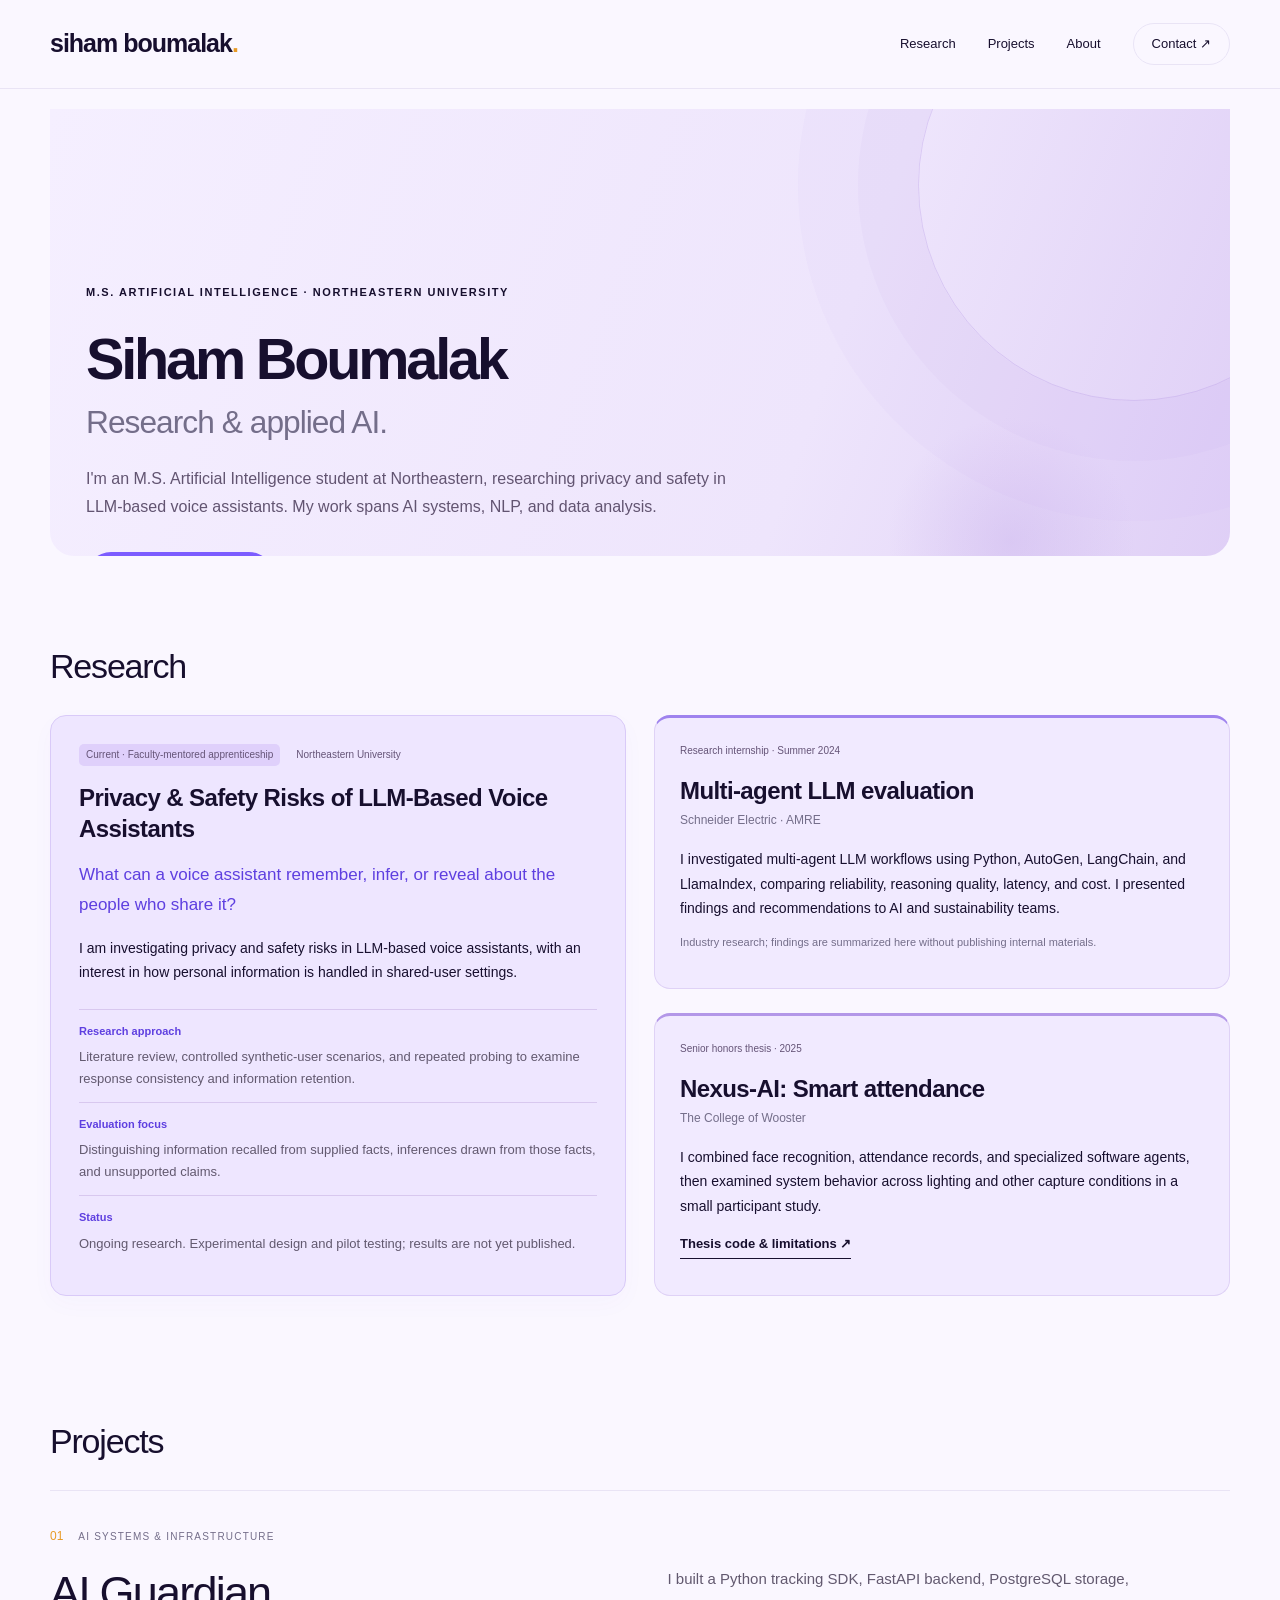
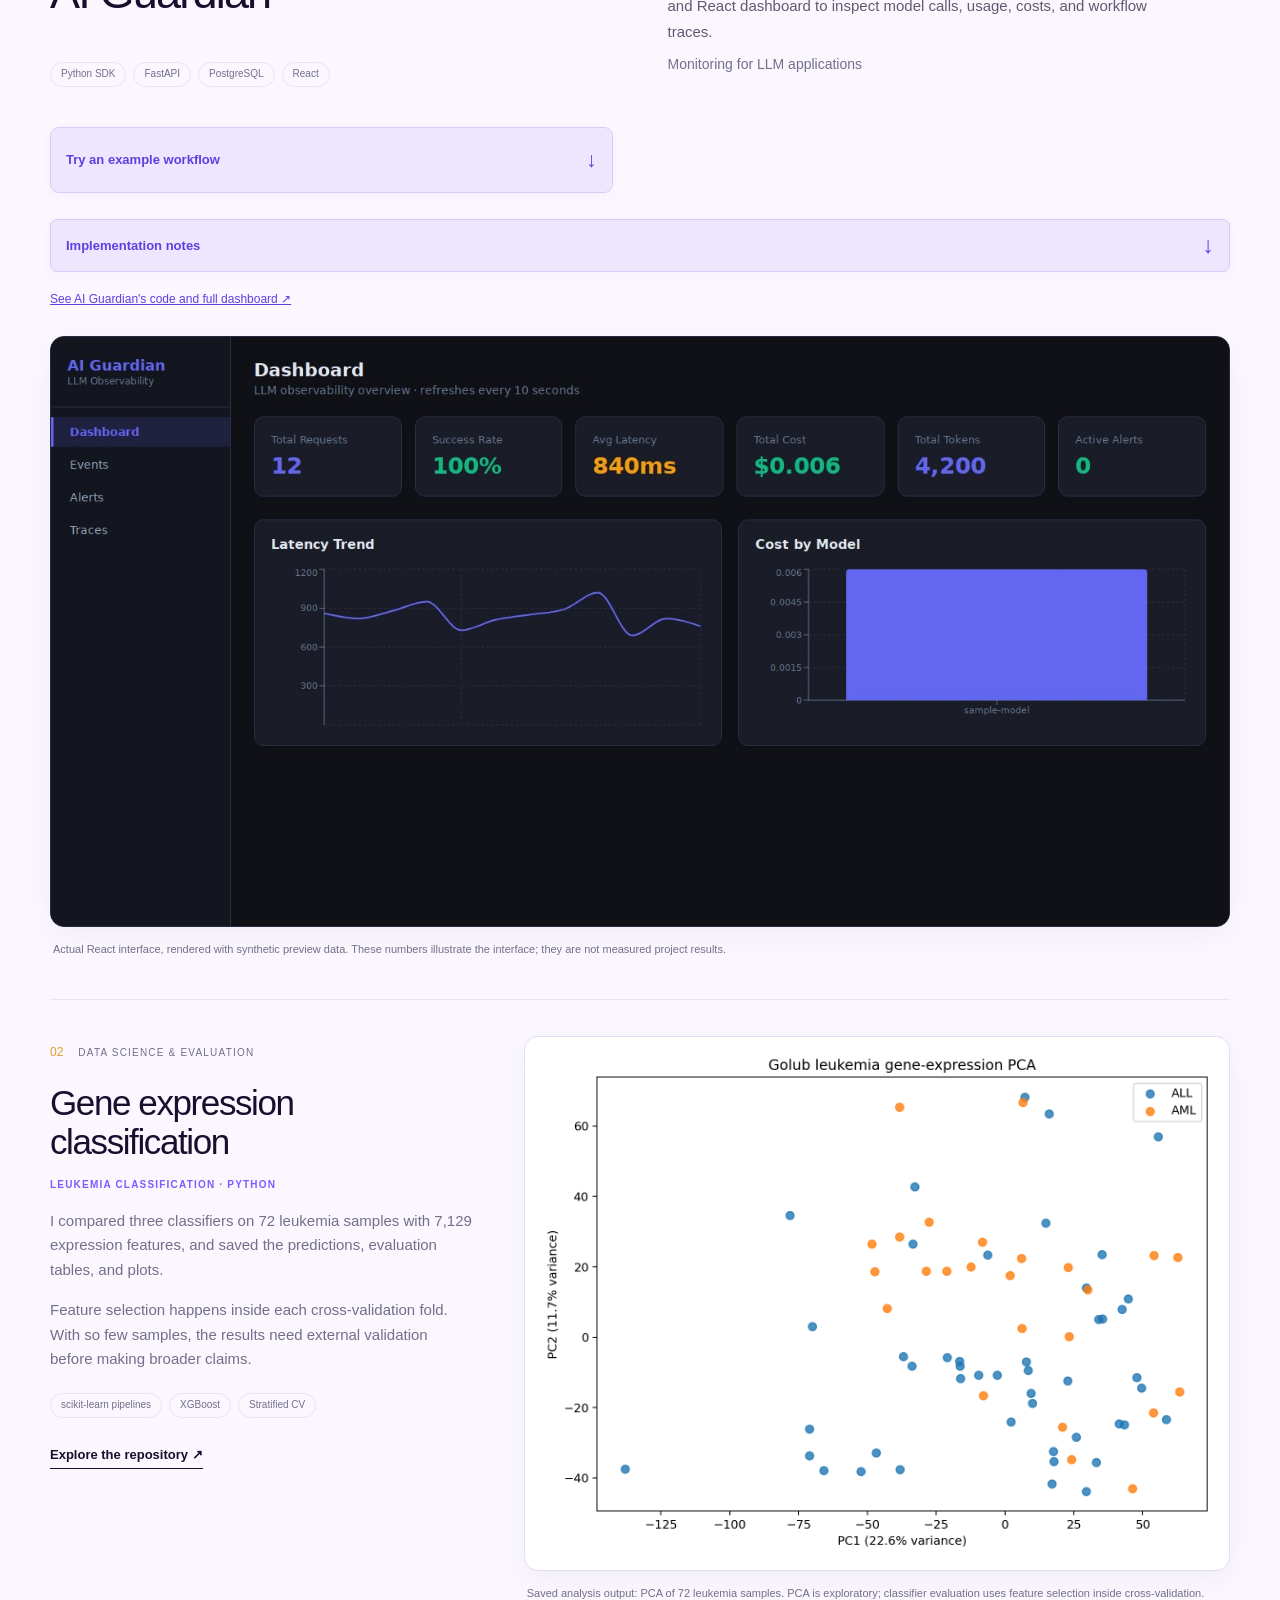
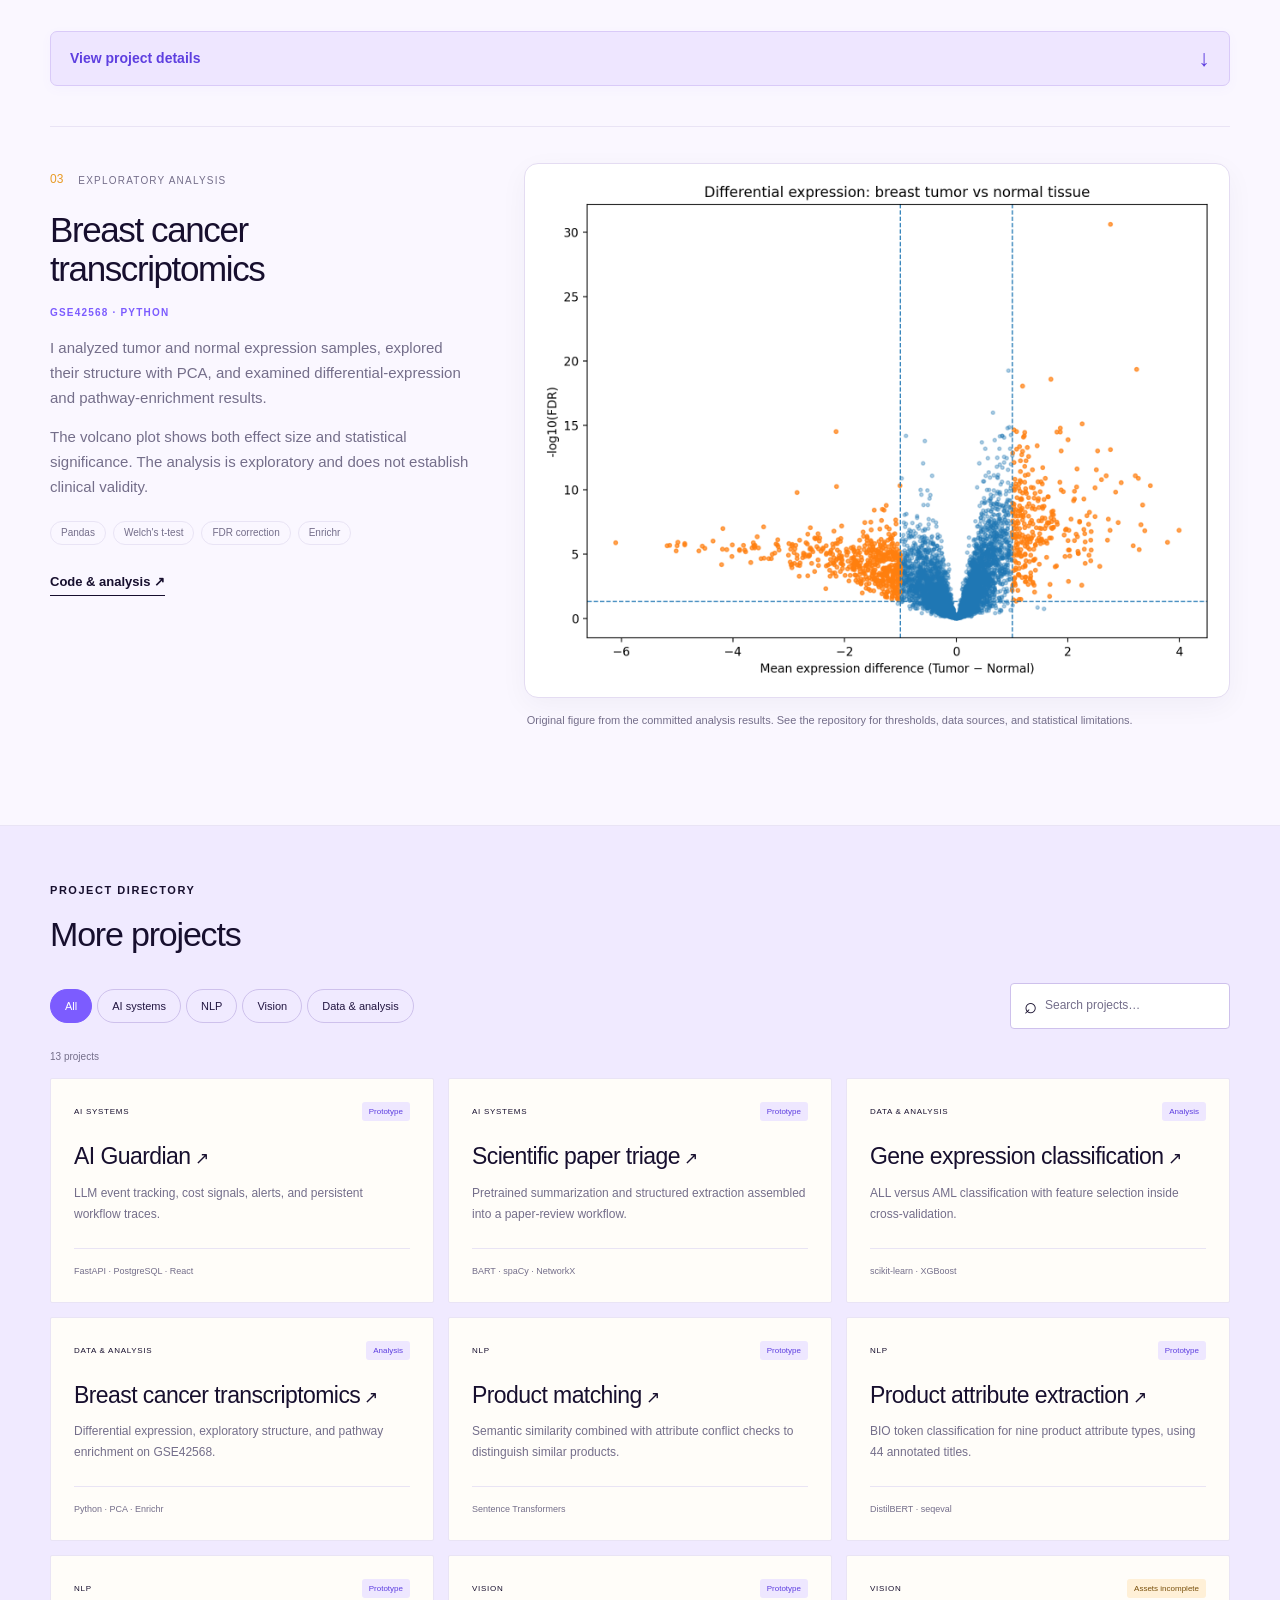
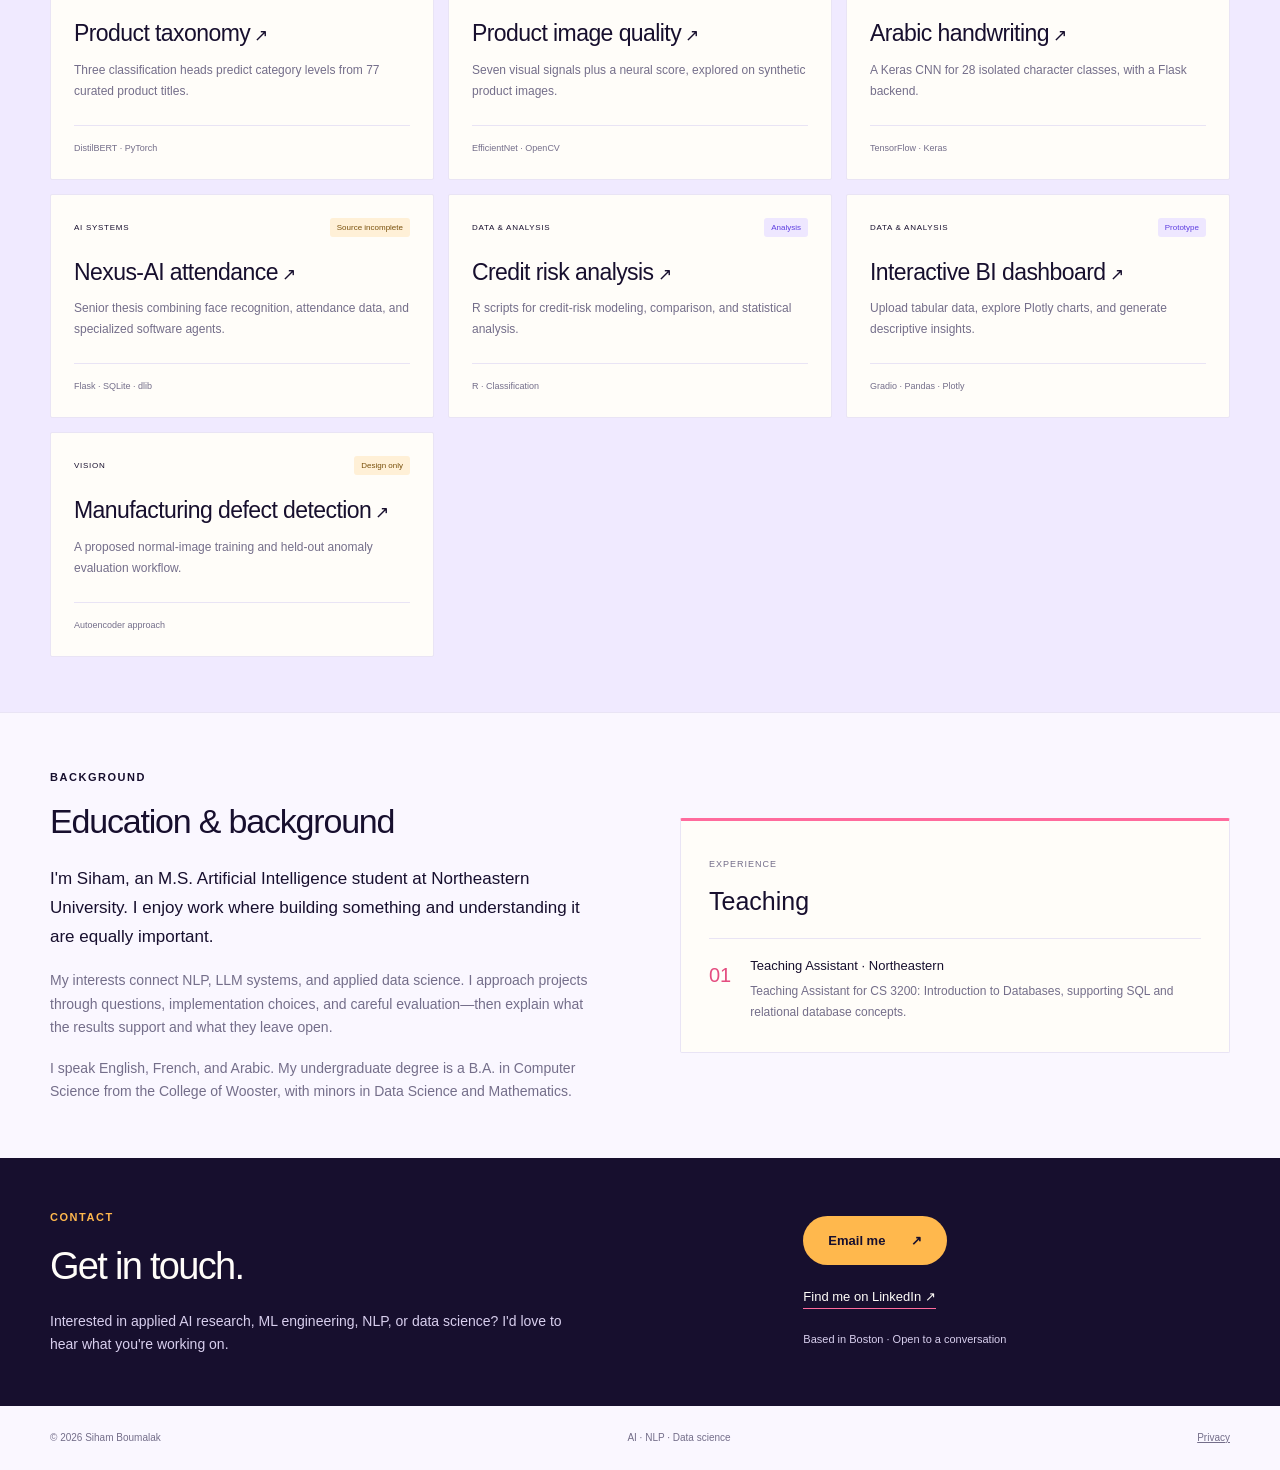
<file: index.html>
<!doctype html>
<html lang="en">
<head>
<meta charset="utf-8"><meta name="viewport" content="width=device-width, initial-scale=1">
<title>Siham Boumalak | AI Research & Projects</title>
<meta name="description" content="Explore Siham Boumalak's AI systems, NLP projects, and data analysis through project walkthroughs, technical decisions, and evaluation evidence.">
<meta name="theme-color" content="#FAF7FF"><meta property="og:title" content="Siham Boumalak — AI systems, research & data"><meta property="og:description" content="AI systems, NLP projects, and data analysis by Siham Boumalak."><meta property="og:type" content="website"><meta property="og:url" content="https://boumalaksiham.github.io/">
<link rel="icon" href="assets/favicon.svg" type="image/svg+xml"><link rel="stylesheet" href="assets/style.css?v=lavender-20261003">
<script src="assets/config.js" defer></script><script src="assets/app.js?v=lavender-20261003" defer></script>
</head>
<body>
<a class="skip-link" href="#main">Skip to content</a>
<header class="site-header"><a class="wordmark" href="#top" aria-label="Siham Boumalak, home">siham boumalak<span class="wordmark-dot">.</span></a><nav aria-label="Main navigation"><a href="#research">Research</a><a href="#work">Projects</a><a href="#about">About</a><a class="nav-contact" href="#contact">Contact <span aria-hidden="true">↗</span></a></nav></header>
<main id="main">
<section class="hero wrap" id="top"><div class="hero-copy"><p class="eyebrow">M.S. Artificial Intelligence · Northeastern University</p><h1>Siham Boumalak<span class="intro-focus">Research & applied AI.</span></h1><p class="hero-description">I'm an M.S. Artificial Intelligence student at Northeastern, researching privacy and safety in LLM-based voice assistants. My work spans AI systems, NLP, and data analysis.</p><div class="hero-actions"><a class="button primary" href="#research">Explore my research ↓</a><a class="text-link" href="#work">Project examples ↓</a><a class="text-link" href="https://github.com/boumalaksiham" target="_blank" rel="noopener noreferrer" data-event="github_profile">GitHub ↗</a></div></div></section><section class="wrap section research-section" id="research" aria-labelledby="research-title"><div class="section-heading"><div><h2 id="research-title">Research</h2></div></div><div class="research-layout"><article class="research-current"><div class="research-meta"><span>Current · Faculty-mentored apprenticeship</span><span>Northeastern University</span></div><h3>Privacy & Safety Risks of LLM-Based Voice Assistants</h3><p class="research-question">What can a voice assistant remember, infer, or reveal about the people who share it?</p><p>I am investigating privacy and safety risks in LLM-based voice assistants, with an interest in how personal information is handled in shared-user settings.</p><dl class="research-method"><div><dt>Research approach</dt><dd>Literature review, controlled synthetic-user scenarios, and repeated probing to examine response consistency and information retention.</dd></div><div><dt>Evaluation focus</dt><dd>Distinguishing information recalled from supplied facts, inferences drawn from those facts, and unsupported claims.</dd></div><div><dt>Status</dt><dd>Ongoing research. Experimental design and pilot testing; results are not yet published.</dd></div></dl></article><div class="research-prior"><article><div class="research-meta"><span>Research internship · Summer 2024</span></div><h3>Multi-agent LLM evaluation</h3><p class="research-institution">Schneider Electric · AMRE</p><p>I investigated multi-agent LLM workflows using Python, AutoGen, LangChain, and LlamaIndex, comparing reliability, reasoning quality, latency, and cost. I presented findings and recommendations to AI and sustainability teams.</p><p class="research-small">Industry research; findings are summarized here without publishing internal materials.</p></article><article><div class="research-meta"><span>Senior honors thesis · 2025</span></div><h3>Nexus-AI: Smart attendance</h3><p class="research-institution">The College of Wooster</p><p>I combined face recognition, attendance records, and specialized software agents, then examined system behavior across lighting and other capture conditions in a small participant study.</p><a class="text-link" href="https://github.com/boumalaksiham/Nexus-AI-Attendance" target="_blank" rel="noopener noreferrer" data-event="project_repository" data-project="Nexus-AI-Attendance">Thesis code & limitations ↗</a></article></div></div></section><section class="wrap section" id="work"><div class="section-heading"><div><h2>Projects</h2></div></div>
<article class="feature guardian-feature" id="guardian" aria-labelledby="demo-title"><div class="guardian-demo feature-copy">
<div class="feature-number">01 <span>AI systems & infrastructure</span></div>
<h3 id="demo-title">AI Guardian</h3><p class="spotlight-subtitle">Monitoring for LLM applications</p>
<p class="demo-intro">I built a Python tracking SDK, FastAPI backend, PostgreSQL storage, and React dashboard to inspect model calls, usage, costs, and workflow traces.</p>
<div class="tags spotlight-tags"><span>Python SDK</span><span>FastAPI</span><span>PostgreSQL</span><span>React</span></div><details class="guardian-walkthrough"><summary>Try an example workflow <span aria-hidden="true">↓</span></summary><div class="walkthrough-body"><h3>What happened inside the assistant?</h3><label for="guardian-scenario">Choose an example</label>
<select id="guardian-scenario"><option value="workflow">Answer a question about a return policy</option><option value="single">Summarize a return policy</option></select>
<div class="guardian-task"><span>Example customer question</span><p>“Can I return headphones after 20 days if the box is opened?”</p><small>Source policy: returns within 30 days; opened items accepted with proof of purchase.</small></div><div class="guardian-controls"><button type="button" id="guardian-run">Inspect example trace <span aria-hidden="true">▶</span></button><button type="button" id="guardian-reset">Reset</button></div>
<div class="guardian-stats"><div><span>Requests tracked</span><strong id="guardian-count">0</strong></div><div><span>Sample tokens</span><strong id="guardian-tokens">0</strong></div><div><span>Avg. call duration</span><strong id="guardian-latency">—</strong></div></div>
<div class="guardian-feed-head"><span>EVENT TIMELINE</span><span id="guardian-trace">Ready to run</span></div>
<ol id="guardian-feed" class="guardian-feed" aria-label="Tracked demo events"><li class="guardian-empty">Inspect the example to see the input, output, and recorded telemetry for each model call.</li></ol>
<p class="guardian-built"><strong>My implementation:</strong> Python tracking SDK → FastAPI → PostgreSQL → React dashboard. The SDK groups calls into a trace so they can be inspected together.</p><p id="guardian-status" class="guardian-status" role="status" aria-live="polite">No events yet.</p>
<p class="demo-disclaimer">This interactive preview replays synthetic LLM events. Timings and token counts are sample data; it does not call a model or connect to the AI Guardian backend.</p>
</div></details><details class="case-study" data-project="ai_guardian_project"><summary>Implementation notes <span aria-hidden="true">↓</span></summary><div class="case-grid"><div><h4>What I built</h4><p>A FastAPI backend, PostgreSQL event storage, a React dashboard, and a Python tracking SDK. Events can be grouped into persistent workflow traces.</p></div><div><h4>A technical decision</h4><p>Background SDK delivery keeps telemetry separate from the main application flow. The tradeoff is an in-memory queue that can lose pending events when a process exits.</p></div><div><h4>Evidence & boundaries</h4><p>The repository includes unit tests and CI. Quality and hallucination signals are lightweight heuristics; they are not validated factuality scores. Production authentication and tenancy remain future work.</p><a href="https://github.com/boumalaksiham/ai_guardian_project/blob/main/docs/DEVELOPMENT.md" target="_blank" rel="noopener noreferrer" data-event="project_documentation" data-project="ai_guardian_project">Development & testing notes ↗</a></div></div></details><a class="demo-source" href="https://github.com/boumalaksiham/ai_guardian_project" target="_blank" rel="noopener noreferrer" data-event="project_repository" data-project="ai_guardian_project">See AI Guardian's code and full dashboard ↗</a>
<noscript><p>Enable JavaScript to run this preview.</p></noscript></div><figure class="project-output guardian-output"><a href="assets/guardian-preview.jpg" target="_blank" aria-label="Open AI Guardian interface preview"><img src="assets/guardian-preview.jpg" alt="AI Guardian React dashboard with usage cards, latency trend, and cost chart, populated with synthetic preview data" width="1440" height="720" loading="lazy"></a><figcaption>Actual React interface, rendered with synthetic preview data. These numbers illustrate the interface; they are not measured project results.</figcaption></figure></article><article class="feature" id="genes"><div class="feature-copy"><div class="feature-number">02 <span>Data science & evaluation</span></div><h3>Gene expression<br>classification</h3><p class="project-name">Leukemia classification · Python</p><p>I compared three classifiers on 72 leukemia samples with 7,129 expression features, and saved the predictions, evaluation tables, and plots.</p><p class="feature-question">Feature selection happens inside each cross-validation fold. With so few samples, the results need external validation before making broader claims.</p><div class="tags"><span>scikit-learn pipelines</span><span>XGBoost</span><span>Stratified CV</span></div><a class="text-link" href="https://github.com/boumalaksiham/gene-expression-classification" target="_blank" rel="noopener noreferrer" data-event="project_repository" data-project="gene-expression-classification">Explore the repository ↗</a></div><figure class="project-output"><a href="assets/leukemia-pca.png" target="_blank" aria-label="Open leukemia PCA figure"><img src="assets/leukemia-pca.png" alt="Saved PCA scatterplot of ALL and AML leukemia samples from the gene-expression analysis" width="1200" height="800" loading="lazy"></a><figcaption>Saved analysis output: PCA of 72 leukemia samples. PCA is exploratory; classifier evaluation uses feature selection inside cross-validation.</figcaption></figure><details class="case-study" data-project="gene-expression-classification"><summary>View project details <span aria-hidden="true">↓</span></summary><div class="case-grid"><div><h4>What I built</h4><p>A reproducible analysis comparing logistic regression, random forest, and XGBoost on ALL versus AML classification, with PCA, ROC curves, and cross-validated predictions.</p></div><div><h4>A technical decision</h4><p>Place feature selection inside the pipeline so each training fold selects its own features. Selecting features on the full dataset before cross-validation would leak validation information.</p></div><div><h4>Evidence & boundaries</h4><p>Committed tables and figures support the displayed results. A 72-sample dataset limits generalization; cross-validation is not an independent external test. Full-data probe rankings are exploratory.</p><a href="https://github.com/boumalaksiham/gene-expression-classification/tree/main/results" target="_blank" rel="noopener noreferrer" data-event="evaluation_artifact" data-project="gene-expression-classification">Explore the saved results ↗</a></div></div></details></article>
<article class="feature breast-feature" id="breast"><div class="feature-copy"><div class="feature-number">03 <span>Exploratory analysis</span></div><h3>Breast cancer<br>transcriptomics</h3><p class="project-name">GSE42568 · Python</p><p>I analyzed tumor and normal expression samples, explored their structure with PCA, and examined differential-expression and pathway-enrichment results.</p><p class="feature-question">The volcano plot shows both effect size and statistical significance. The analysis is exploratory and does not establish clinical validity.</p><div class="tags"><span>Pandas</span><span>Welch's t-test</span><span>FDR correction</span><span>Enrichr</span></div><a class="text-link" href="https://github.com/boumalaksiham/breast_cancer_transcriptomics" target="_blank" rel="noopener noreferrer" data-event="project_repository" data-project="breast_cancer_transcriptomics">Code & analysis ↗</a></div><figure class="project-output"><a href="assets/breast-volcano.png" target="_blank" aria-label="Open differential expression volcano plot"><img src="assets/breast-volcano.png" alt="Saved volcano plot showing tumor versus normal differential expression in GSE42568" width="1200" height="800" loading="lazy"></a><figcaption>Original figure from the committed analysis results. See the repository for thresholds, data sources, and statistical limitations.</figcaption></figure></article></section>
<section class="collection section" id="explore"><div class="wrap"><div class="section-heading"><div><p class="eyebrow">Project directory</p><h2>More projects</h2></div></div><div class="collection-tools"><div class="filters" role="group" aria-label="Filter projects"><button type="button" data-filter="All" aria-pressed="true" class="filter active">All</button><button type="button" data-filter="AI systems" aria-pressed="false" class="filter">AI systems</button><button type="button" data-filter="NLP" aria-pressed="false" class="filter">NLP</button><button type="button" data-filter="Vision" aria-pressed="false" class="filter">Vision</button><button type="button" data-filter="Data & analysis" aria-pressed="false" class="filter">Data & analysis</button></div><div class="search-field"><label class="sr-only" for="project-search">Search projects by title, topic, technology, or status</label><span aria-hidden="true">⌕</span><input id="project-search" type="search" placeholder="Search projects…" autocomplete="off"></div></div><p class="result-count" id="result-count" role="status">13 projects</p><div class="project-grid" id="project-grid"><article class="project-card" data-category="AI systems" data-search="AI Guardian AI systems LLM event tracking, cost signals, alerts, and persistent workflow traces. FastAPI · PostgreSQL · React Prototype"><div class="card-top"><span class="category">AI systems</span><span class="status">Prototype</span></div><h3><a href="https://github.com/boumalaksiham/ai_guardian_project" data-event="project_repository" data-project="ai_guardian_project" target="_blank" rel="noopener noreferrer">AI Guardian<span aria-hidden="true"> ↗</span></a></h3><p>LLM event tracking, cost signals, alerts, and persistent workflow traces.</p><span class="stack">FastAPI · PostgreSQL · React</span></article>
<article class="project-card" data-category="AI systems" data-search="Scientific paper triage AI systems Pretrained summarization and structured extraction assembled into a paper-review workflow. BART · spaCy · NetworkX Prototype"><div class="card-top"><span class="category">AI systems</span><span class="status">Prototype</span></div><h3><a href="https://github.com/boumalaksiham/Final-Project-AI" data-event="project_repository" data-project="Final-Project-AI" target="_blank" rel="noopener noreferrer">Scientific paper triage<span aria-hidden="true"> ↗</span></a></h3><p>Pretrained summarization and structured extraction assembled into a paper-review workflow.</p><span class="stack">BART · spaCy · NetworkX</span></article>
<article class="project-card" data-category="Data & analysis" data-search="Gene expression classification Data &amp; analysis ALL versus AML classification with feature selection inside cross-validation. scikit-learn · XGBoost Analysis"><div class="card-top"><span class="category">Data & analysis</span><span class="status">Analysis</span></div><h3><a href="https://github.com/boumalaksiham/gene-expression-classification" data-event="project_repository" data-project="gene-expression-classification" target="_blank" rel="noopener noreferrer">Gene expression classification<span aria-hidden="true"> ↗</span></a></h3><p>ALL versus AML classification with feature selection inside cross-validation.</p><span class="stack">scikit-learn · XGBoost</span></article>
<article class="project-card" data-category="Data & analysis" data-search="Breast cancer transcriptomics Data &amp; analysis Differential expression, exploratory structure, and pathway enrichment on GSE42568. Python · PCA · Enrichr Analysis"><div class="card-top"><span class="category">Data & analysis</span><span class="status">Analysis</span></div><h3><a href="https://github.com/boumalaksiham/breast_cancer_transcriptomics" data-event="project_repository" data-project="breast_cancer_transcriptomics" target="_blank" rel="noopener noreferrer">Breast cancer transcriptomics<span aria-hidden="true"> ↗</span></a></h3><p>Differential expression, exploratory structure, and pathway enrichment on GSE42568.</p><span class="stack">Python · PCA · Enrichr</span></article>
<article class="project-card" data-category="NLP" data-search="Product matching NLP Semantic similarity combined with attribute conflict checks to distinguish similar products. Sentence Transformers Prototype"><div class="card-top"><span class="category">NLP</span><span class="status">Prototype</span></div><h3><a href="https://github.com/boumalaksiham/Entity-Resolution-Product-Matching-Pipeline" data-event="project_repository" data-project="Entity-Resolution-Product-Matching-Pipeline" target="_blank" rel="noopener noreferrer">Product matching<span aria-hidden="true"> ↗</span></a></h3><p>Semantic similarity combined with attribute conflict checks to distinguish similar products.</p><span class="stack">Sentence Transformers</span></article>
<article class="project-card" data-category="NLP" data-search="Product attribute extraction NLP BIO token classification for nine product attribute types, using 44 annotated titles. DistilBERT · seqeval Prototype"><div class="card-top"><span class="category">NLP</span><span class="status">Prototype</span></div><h3><a href="https://github.com/boumalaksiham/Product-NER-Attribute-Extraction" data-event="project_repository" data-project="Product-NER-Attribute-Extraction" target="_blank" rel="noopener noreferrer">Product attribute extraction<span aria-hidden="true"> ↗</span></a></h3><p>BIO token classification for nine product attribute types, using 44 annotated titles.</p><span class="stack">DistilBERT · seqeval</span></article>
<article class="project-card" data-category="NLP" data-search="Product taxonomy NLP Three classification heads predict category levels from 77 curated product titles. DistilBERT · PyTorch Prototype"><div class="card-top"><span class="category">NLP</span><span class="status">Prototype</span></div><h3><a href="https://github.com/boumalaksiham/Taxonomy-Classifier-DistilBERT" data-event="project_repository" data-project="Taxonomy-Classifier-DistilBERT" target="_blank" rel="noopener noreferrer">Product taxonomy<span aria-hidden="true"> ↗</span></a></h3><p>Three classification heads predict category levels from 77 curated product titles.</p><span class="stack">DistilBERT · PyTorch</span></article>
<article class="project-card" data-category="Vision" data-search="Product image quality Vision Seven visual signals plus a neural score, explored on synthetic product images. EfficientNet · OpenCV Prototype"><div class="card-top"><span class="category">Vision</span><span class="status">Prototype</span></div><h3><a href="https://github.com/boumalaksiham/Product-Image-Quality-Scorer" data-event="project_repository" data-project="Product-Image-Quality-Scorer" target="_blank" rel="noopener noreferrer">Product image quality<span aria-hidden="true"> ↗</span></a></h3><p>Seven visual signals plus a neural score, explored on synthetic product images.</p><span class="stack">EfficientNet · OpenCV</span></article>
<article class="project-card" data-category="Vision" data-search="Arabic handwriting Vision A Keras CNN for 28 isolated character classes, with a Flask backend. TensorFlow · Keras Assets incomplete"><div class="card-top"><span class="category">Vision</span><span class="status incomplete">Assets incomplete</span></div><h3><a href="https://github.com/boumalaksiham/Arabic-Handwriting-CNN" data-event="project_repository" data-project="Arabic-Handwriting-CNN" target="_blank" rel="noopener noreferrer">Arabic handwriting<span aria-hidden="true"> ↗</span></a></h3><p>A Keras CNN for 28 isolated character classes, with a Flask backend.</p><span class="stack">TensorFlow · Keras</span></article>
<article class="project-card" data-category="AI systems" data-search="Nexus-AI attendance AI systems Senior thesis combining face recognition, attendance data, and specialized software agents. Flask · SQLite · dlib Source incomplete"><div class="card-top"><span class="category">AI systems</span><span class="status incomplete">Source incomplete</span></div><h3><a href="https://github.com/boumalaksiham/Nexus-AI-Attendance" data-event="project_repository" data-project="Nexus-AI-Attendance" target="_blank" rel="noopener noreferrer">Nexus-AI attendance<span aria-hidden="true"> ↗</span></a></h3><p>Senior thesis combining face recognition, attendance data, and specialized software agents.</p><span class="stack">Flask · SQLite · dlib</span></article>
<article class="project-card" data-category="Data & analysis" data-search="Credit risk analysis Data &amp; analysis R scripts for credit-risk modeling, comparison, and statistical analysis. R · Classification Analysis"><div class="card-top"><span class="category">Data & analysis</span><span class="status">Analysis</span></div><h3><a href="https://github.com/boumalaksiham/Credit-Risk-Project" data-event="project_repository" data-project="Credit-Risk-Project" target="_blank" rel="noopener noreferrer">Credit risk analysis<span aria-hidden="true"> ↗</span></a></h3><p>R scripts for credit-risk modeling, comparison, and statistical analysis.</p><span class="stack">R · Classification</span></article>
<article class="project-card" data-category="Data & analysis" data-search="Interactive BI dashboard Data &amp; analysis Upload tabular data, explore Plotly charts, and generate descriptive insights. Gradio · Pandas · Plotly Prototype"><div class="card-top"><span class="category">Data & analysis</span><span class="status">Prototype</span></div><h3><a href="https://github.com/boumalaksiham/interactive-BI-dashboard" data-event="project_repository" data-project="interactive-BI-dashboard" target="_blank" rel="noopener noreferrer">Interactive BI dashboard<span aria-hidden="true"> ↗</span></a></h3><p>Upload tabular data, explore Plotly charts, and generate descriptive insights.</p><span class="stack">Gradio · Pandas · Plotly</span></article>
<article class="project-card" data-category="Vision" data-search="Manufacturing defect detection Vision A proposed normal-image training and held-out anomaly evaluation workflow. Autoencoder approach Design only"><div class="card-top"><span class="category">Vision</span><span class="status incomplete">Design only</span></div><h3><a href="https://github.com/boumalaksiham/Defect-Detection" data-event="project_repository" data-project="Defect-Detection" target="_blank" rel="noopener noreferrer">Manufacturing defect detection<span aria-hidden="true"> ↗</span></a></h3><p>A proposed normal-image training and held-out anomaly evaluation workflow.</p><span class="stack">Autoencoder approach</span></article>
</div><p class="empty-state" id="empty-state" hidden>No projects match this search. Try a different topic or <button type="button" id="reset-search">reset the filters</button>.</p><noscript><p>All projects are listed above. Search and filters require JavaScript.</p></noscript></div></section>
<section class="wrap section about-section" id="about"><div><p class="eyebrow">Background</p><h2>Education & background</h2><p class="about-lead">I'm Siham, an M.S. Artificial Intelligence student at Northeastern University. I enjoy work where building something and understanding it are equally important.</p><p>My interests connect NLP, LLM systems, and applied data science. I approach projects through questions, implementation choices, and careful evaluation—then explain what the results support and what they leave open.</p><p>I speak English, French, and Arabic. My undergraduate degree is a B.A. in Computer Science from the College of Wooster, with minors in Data Science and Mathematics.</p></div><aside class="field-notes"><span class="mini-label">Experience</span><h3>Teaching</h3><div class="note-entry"><span>01</span><div><h4>Teaching Assistant · Northeastern</h4><p>Teaching Assistant for CS 3200: Introduction to Databases, supporting SQL and relational database concepts.</p></div></div></aside></section>
<section class="contact-section" id="contact"><div class="wrap contact-inner"><div><p class="eyebrow">Contact</p><h2>Get in touch.</h2><p>Interested in applied AI research, ML engineering, NLP, or data science? I'd love to hear what you're working on.</p></div><div class="contact-actions"><a class="button light" href="https://mail.google.com/mail/?view=cm&amp;fs=1&amp;to=boumaleksiham%40gmail.com" target="_blank" rel="noopener noreferrer" data-event="contact_email">Email me <span aria-hidden="true">↗</span></a><a href="https://www.linkedin.com/in/siham-boumalak/" target="_blank" rel="noopener noreferrer" data-event="contact_linkedin">Find me on LinkedIn ↗</a><span>Based in Boston · Open to a conversation</span></div></div></section>
</main>
<footer class="wrap"><span>© 2026 Siham Boumalak</span><span>AI · NLP · Data science</span><button type="button" id="privacy-open">Privacy</button></footer>
<dialog id="privacy-dialog" aria-labelledby="privacy-title"><button class="dialog-close" type="button" id="privacy-close" aria-label="Close privacy information">×</button><h2 id="privacy-title">Visitor analytics</h2><p id="privacy-description">Visitor analytics are not currently enabled on this site.</p><p>This portfolio does not identify visitors by name. Project search text is not sent as analytics event data.</p><button type="button" class="button primary" id="analytics-toggle" hidden>Turn analytics off</button><p class="privacy-status" id="privacy-status" role="status"></p></dialog>
</body></html>
</file>
<file: assets/style.css>
:root{--paper:#f5f3ec;--ink:#203d35;--muted:#5b6b63;--green:#174d40;--line:#d8ded3;--peach:#efa383;--serif:Georgia,'Times New Roman',serif;--sans:Arial,Helvetica,sans-serif}*{box-sizing:border-box}html{scroll-behavior:smooth;scroll-padding-top:100px}body{margin:0;background:var(--paper);color:var(--ink);font-family:var(--sans);font-size:16px;line-height:1.65}a{color:inherit;text-decoration:none}button,input{font:inherit}button{cursor:pointer}a,button,input,summary{outline-offset:5px}a:focus-visible,button:focus-visible,input:focus-visible,summary:focus-visible{outline:3px solid #b55d38}p,h1,h2,h3,h4{margin:0}h1,h2,h3,h4{line-height:1.12}h1,h2,.feature-copy h3{font-family:var(--serif);font-weight:400;letter-spacing:-.045em}p+p{margin-top:1rem}.wrap{width:min(1240px,calc(100% - 100px));margin-inline:auto}.site-header{height:89px;display:flex;align-items:center;justify-content:space-between;padding-inline:50px;border-bottom:1px solid var(--line);background:rgba(245,243,236,.96);position:sticky;top:0;z-index:20}.wordmark{font-family:var(--serif);font-size:36px;letter-spacing:-2px}.wordmark-dot{color:#b45d3c}nav{display:flex;align-items:center;gap:32px;font-size:13px}nav a:hover,.text-link:hover{color:#a85535}.nav-contact{border:1px solid var(--line);border-radius:50px;padding:9px 18px}.hero{display:grid;grid-template-columns:1.15fr 1fr;gap:60px;padding-block:82px 84px;align-items:center}.eyebrow{font-size:11px;font-weight:700;letter-spacing:.14em;text-transform:uppercase;display:flex;align-items:center;gap:9px}.small-dot{height:7px;width:7px;border-radius:50%;background:var(--green)}h1{font-size:clamp(46px,5.1vw,72px);margin-top:27px;line-height:1.07}h1 em,h2 em{font-weight:400;color:#51705c}.hero-description{margin-top:25px;max-width:480px;color:var(--muted);font-size:17px;line-height:1.75}.hero-actions{display:flex;align-items:center;gap:27px;margin-top:31px}.button{display:inline-flex;justify-content:center;align-items:center;gap:26px;border-radius:40px;padding:13px 24px;font-size:13px;font-weight:700;border:1px solid transparent;transition:background .2s,transform .2s}.button:hover{transform:translateY(-2px)}.primary{background:var(--green);color:#fff}.primary:hover{background:#296652}.text-link{display:inline-block;font-size:13px;font-weight:700;border-bottom:1px solid currentColor;padding-bottom:3px}.hero-meta{font-size:12px;color:var(--muted);margin-top:36px;line-height:1.7}.hero-art{background:#e9ecdf;border:1px solid #d9dfcf;border-radius:6px;min-height:470px;padding:24px;position:relative;background-image:radial-gradient(#c5cebd .7px,transparent .7px);background-size:15px 15px}.art-caption{display:flex;justify-content:space-between;gap:15px;font-size:9px;letter-spacing:.08em;text-transform:uppercase}.art-caption span:last-child{letter-spacing:0;text-transform:none}.orbit{height:362px;position:relative;display:flex;align-items:center;justify-content:center}.orbit-ring{border:1px solid #bdc8b9;border-radius:50%;position:absolute}.ring-one{width:244px;height:244px}.ring-two{width:312px;height:312px;transform:rotate(-25deg);border-style:dashed}.orbit-center{font-family:var(--serif);font-size:29px;line-height:1.3;text-align:center;position:relative;z-index:1;letter-spacing:-.7px}.orbit-center em{color:#58735e}.orbit-note{position:absolute;background:var(--paper);padding:14px 17px;box-shadow:0 8px 23px #273f3410;border:1px solid #d0d6c9;border-radius:4px;width:185px;z-index:2;transition:transform .2s}.orbit-note:hover{transform:translateY(-4px)}.note-number{font-size:10px;color:var(--muted);display:block}.orbit-note strong{font-family:var(--serif);font-size:23px;font-weight:400;display:block}.orbit-note small{font-size:10px;display:block}.note-build{top:18px;left:1px;transform:rotate(-5deg)}.note-evaluate{top:145px;right:-6px;transform:rotate(4deg);background:#efd8c5}.note-understand{bottom:2px;left:18px;transform:rotate(-3deg)}.art-bottom{border-top:1px solid #c9d1c2;display:flex;align-items:center;justify-content:space-between;gap:9px;padding-top:15px;font-size:10px}.cross{font-size:18px}.intro-strip{background:var(--green);color:#f0f0df;padding:22px 0}.intro-strip .wrap{display:flex;justify-content:space-between;align-items:center;gap:20px}.intro-strip p{font-family:var(--serif);font-size:22px}.intro-strip span{font-size:12px;color:#c6d5cb}.section{padding-block:85px}.section-heading{display:flex;justify-content:space-between;align-items:flex-end;gap:40px;margin-bottom:43px}.section-heading h2,.about-section h2{font-size:52px;margin-top:16px}.section-heading>p{font-size:14px;color:var(--muted);max-width:400px;margin-bottom:5px}.feature{display:grid;grid-template-columns:1fr 1fr;gap:38px 60px;padding-block:44px 46px;border-top:1px solid var(--line);scroll-margin-top:120px}.feature-copy{padding-block:7px}.feature-number{display:flex;align-items:center;gap:15px;color:#a65a3d;font-family:var(--serif);font-size:23px;margin-bottom:23px}.feature-number span{font:10px var(--sans);letter-spacing:.12em;text-transform:uppercase;color:var(--muted)}.feature-copy h3{font-size:42px}.project-name{margin-top:16px!important;font-size:12px!important;text-transform:uppercase;letter-spacing:.12em;font-weight:700;color:var(--green)!important}.feature-copy>p{font-size:15px;color:var(--muted);max-width:490px;margin-top:15px}.feature-question{font-style:italic;border-left:2px solid var(--peach);padding-left:15px}.tags{display:flex;flex-wrap:wrap;gap:7px;margin:21px 0 23px}.tags span{border:1px solid var(--line);border-radius:20px;padding:3px 10px;font-size:10px}.feature-visual{border-radius:5px;padding:26px;background:#e6ede7;display:flex;flex-direction:column;justify-content:flex-start;border:1px solid #d3dfd4;min-height:365px}.visual-head{display:flex;justify-content:space-between;align-items:center;gap:15px;font-size:9px;letter-spacing:.1em}.visual-badge{letter-spacing:0;padding:3px 8px;border:1px solid #c5d2c6;border-radius:20px;text-align:center}.visual-title{font-family:var(--serif);font-size:29px;margin-top:22px}.pipeline{display:flex;align-items:center;gap:7px;margin:20px 0}.stage{background:#f7f8f0;border:1px solid #bfcdc1;border-radius:4px;padding:12px 10px;flex:1;color:var(--ink);font-size:12px;text-align:left}.stage span{font-size:9px;display:block;opacity:.7}.stage.active{background:var(--green);color:#fff;border-color:var(--green)}.flow-arrow{font-size:14px}.stage-description{background:#f7f8f0;border:1px solid #d1ddd1;border-radius:4px;padding:17px;min-height:160px}.mini-label{font-size:9px;letter-spacing:.11em;text-transform:uppercase;color:var(--muted)}.stage-description h4{font-size:16px;font-weight:500;margin-top:8px}.stage-description p{font-size:12px;margin-top:8px;color:var(--muted)}.signal-list{display:flex;gap:7px;flex-wrap:wrap;margin-top:15px}.signal-list span{font-size:9px;border:1px solid #bfd0c3;padding:3px 8px;border-radius:3px}.visual-footnote{font-size:10px;color:var(--muted);line-height:1.7;margin-top:17px!important}.visual-footnote a{text-decoration:underline}.case-study{grid-column:1/-1;border:1px solid var(--line);border-radius:4px}.case-study summary{list-style:none;display:flex;justify-content:space-between;align-items:center;cursor:pointer;font-size:12px;font-weight:700;padding:16px 20px}.case-study summary::-webkit-details-marker{display:none}.case-study summary span{font-size:22px;font-weight:400;line-height:1}.case-study[open] summary span{transform:rotate(45deg)}.case-study[open] summary{border-bottom:1px solid var(--line)}.case-grid{display:grid;grid-template-columns:1fr 1fr 1fr;gap:28px;padding:26px 22px}.case-grid h4{font-size:14px;font-weight:600}.case-grid p{font-size:13px;color:var(--muted);margin-top:12px}.case-grid a{font-size:11px;text-decoration:underline;display:block;margin-top:12px}.paper-visual{background:#eee5d9;border-color:#dfd5c9;align-items:stretch}.paper-visual .visual-badge{border-color:#d0c4b5}.paper-sheet{width:65%;margin:26px auto 0;padding:19px 23px;background:#faf8f2;border:1px solid #d7cfc2;transform:rotate(-3deg);box-shadow:6px 6px 0 #dfd5c7}.paper-kicker{font-size:8px;letter-spacing:.1em;margin-bottom:13px}.paper-line{height:5px;border-radius:2px;background:#d8dace;margin-top:9px}.long{width:100%}.medium{width:80%}.short{width:54%}.paper-connect{text-align:center;font-size:21px;margin-top:10px}.extraction-grid{display:grid;grid-template-columns:1fr 1fr;gap:8px}.extraction-grid span{border:1px solid #d7cdbc;padding:7px;background:#f6f0e6;border-radius:3px;text-align:center;font-size:11px}.report-row{display:flex;gap:15px;align-items:center;background:#334f43;color:#f5f3ec;border-radius:3px;padding:15px;margin-top:15px}.report-row>span{font-size:24px}.report-row strong{font-size:12px;font-weight:500}.report-row small{display:block;color:#c9d7cc;font-size:10px}.gene-visual{background:#e8eee8;padding-bottom:21px}.gene-visual svg{width:100%;height:auto;display:block;margin-top:6px}.chart-label{font:14px Arial;fill:#304f43}.chart-value{font:14px Arial;fill:#174d40}.chart-tick{font:11px Arial;fill:#526b5e}.chart-note{font-size:9px;color:var(--muted);margin-top:0}.data-context{display:flex;gap:20px;border-top:1px solid #cfd9ce;padding-top:17px;margin-top:17px}.data-context div{flex:1}.data-context strong{font-family:var(--serif);font-size:23px;font-weight:400;display:block;line-height:1}.data-context span{font-size:9px}.collection{background:#eaece2;border-block:1px solid #dbe0d2}.collection-tools{display:flex;align-items:center;justify-content:space-between;gap:18px;flex-wrap:wrap}.filters{display:flex;gap:5px;flex-wrap:wrap}.filter{background:transparent;border:1px solid #c4cfc1;color:var(--ink);border-radius:22px;padding:7px 14px;font-size:11px}.filter.active{background:var(--green);border-color:var(--green);color:white}.search-field{display:flex;align-items:center;gap:8px;border:1px solid #bdcaba;background:#f6f5ee;border-radius:4px;padding:6px 13px;min-width:220px}.search-field>span{font-size:22px;line-height:1}.search-field input{border:0;background:transparent;min-width:0;width:100%;font-size:12px;color:var(--ink);padding:6px 0}.result-count{font-size:10px;color:var(--muted);margin:20px 0 13px}.project-grid{display:grid;grid-template-columns:repeat(3,1fr);gap:14px}.project-card{background:#f8f7f0;border:1px solid #d2dacb;border-radius:4px;padding:23px;display:flex;flex-direction:column;transition:transform .2s,border-color .2s}.project-card:hover{transform:translateY(-3px);border-color:#769581}.card-top{display:flex;align-items:center;justify-content:space-between;gap:8px;font-size:8px;margin-bottom:22px}.category{letter-spacing:.09em;text-transform:uppercase}.status{background:#e2ebdf;padding:3px 7px;border-radius:3px;white-space:nowrap}.incomplete{background:#f2e1cc}.project-card h3{font-family:var(--serif);font-size:25px;font-weight:400;letter-spacing:-.025em;line-height:1.15}.project-card h3 a{display:block}.project-card h3 a span{font-size:17px}.project-card p{font-size:12px;line-height:1.75;color:var(--muted);margin-top:13px;margin-bottom:23px}.stack{font-size:9px;padding-top:15px;margin-top:auto;border-top:1px solid #dfe4d8;color:var(--muted)}[hidden]{display:none!important}.empty-state{padding:35px 0;color:var(--muted);font-size:14px}.empty-state button{padding:0;background:none;border:0;color:var(--green);text-decoration:underline}.about-section{display:grid;grid-template-columns:1fr 1fr;gap:80px;align-items:center}.about-section p{font-size:14px;color:var(--muted);margin-top:18px}.about-section .eyebrow{margin-top:0;font-size:11px;color:var(--ink)}.about-section .about-lead{font-size:18px;color:var(--ink);line-height:1.7;margin-top:25px}.field-notes{background:#efe7d9;border:1px solid #dfd6c6;padding:33px;transform:rotate(1deg);border-radius:4px}.field-notes h3{font-family:var(--serif);font-size:32px;font-weight:400;margin-top:12px}.note-entry{display:flex;gap:19px;border-top:1px solid #d8cebd;margin-top:23px;padding-top:20px}.note-entry>span{font-family:var(--serif);font-size:20px;color:#9c6547}.note-entry h4{font-size:13px;font-weight:500}.note-entry p{font-size:12px;line-height:1.8;margin-top:7px}.contact-section{background:var(--green);color:#f7f4e9;padding-block:66px}.contact-inner{display:grid;grid-template-columns:1.4fr 1fr;gap:60px;align-items:center}.contact-section h2{font-size:49px;margin-top:19px}.contact-section p:not(.eyebrow){font-size:14px;color:#d3dfd3;margin-top:22px;max-width:520px}.contact-actions{display:flex;align-items:flex-start;flex-direction:column;gap:21px;padding-left:40px}.light{background:#efdfc5;color:var(--green)}.contact-actions>a:not(.button){font-size:13px;border-bottom:1px solid #98b19f}.contact-actions>span{font-size:11px;color:#c0d0c1}footer{padding-block:24px;display:flex;justify-content:space-between;align-items:center;gap:20px;font-size:10px;color:var(--muted)}footer button{background:transparent;border:0;color:var(--muted);padding:0;font-size:10px;text-decoration:underline}.sr-only{position:absolute;width:1px;height:1px;padding:0;margin:-1px;overflow:hidden;clip:rect(0,0,0,0);white-space:nowrap;border:0}.skip-link{position:fixed;top:-100px;left:15px;padding:10px 20px;background:var(--green);color:white;z-index:100}.skip-link:focus{top:10px}dialog{border:1px solid var(--line);border-radius:6px;background:var(--paper);color:var(--ink);max-width:500px;width:calc(100% - 40px);padding:40px}dialog::backdrop{background:#193d3560}dialog h2{font-size:30px}dialog p{font-size:13px;color:var(--muted);margin-top:18px}dialog .button{margin-top:20px}.dialog-close{position:absolute;right:15px;top:8px;background:none;border:0;font-size:28px;color:var(--ink)}
@media(min-width:1600px){.site-header{padding-inline:calc((100% - 1240px)/2)}}
@media(max-width:1100px){.wrap{width:calc(100% - 64px)}.site-header{padding-inline:32px}.hero{gap:35px}.hero-art{padding:18px}.orbit-note{width:161px;padding:13px}.orbit-center{font-size:25px}.ring-two{width:280px;height:280px}.feature{gap:30px}.feature-copy h3{font-size:36px}.feature-visual{padding:22px}.visual-head{font-size:8px}.project-card{padding:18px}.card-top{flex-wrap:wrap}.about-section{gap:45px}}
@media(max-width:800px){.hero{grid-template-columns:1fr;padding-block:50px;gap:35px}.hero-copy{max-width:650px}h1{font-size:60px}.hero-art{min-height:420px;max-width:560px;width:100%;margin:auto}.orbit{height:330px}.note-build{left:20px}.note-understand{left:45px}.note-evaluate{right:20px}.intro-strip .wrap{align-items:flex-start;flex-direction:column;gap:3px}.section{padding-block:60px}.section-heading h2,.about-section h2{font-size:44px}.section-heading{align-items:flex-start;flex-direction:column;gap:22px}.feature{grid-template-columns:1fr;gap:25px;padding-block:35px}.feature-copy h3{font-size:40px}.feature-visual{min-height:340px}.case-grid{grid-template-columns:1fr;gap:23px}.project-grid{grid-template-columns:1fr 1fr}.about-section{grid-template-columns:1fr;gap:35px}.field-notes{transform:none}.contact-inner{grid-template-columns:1fr;gap:32px}.contact-actions{padding-left:0}.contact-section h2{font-size:42px}.site-header nav{gap:18px;font-size:11px}.nav-contact{padding:7px 12px}.gene-visual svg{max-width:650px;margin-inline:auto}}
@media(max-width:520px){.wrap{width:calc(100% - 40px)}.site-header{height:auto;min-height:79px;padding:12px 20px;gap:15px;align-items:flex-start}.wordmark{font-size:29px;line-height:1.2}nav{justify-content:flex-end;flex-wrap:wrap;gap:9px 15px!important;max-width:270px;padding-top:3px}nav a{font-size:10px}.nav-contact{border:0;padding:0}.hero{padding-block:38px 45px}h1{font-size:45px;margin-top:22px}.hero-description{font-size:15px}.hero-actions{gap:20px}.button{padding:12px 19px;font-size:12px}.hero-meta{font-size:11px;margin-top:27px}.hero-art{min-height:386px;padding:16px}.art-caption{font-size:8px;flex-wrap:wrap;gap:3px}.orbit{height:312px}.orbit-center{font-size:23px}.ring-one{width:213px;height:213px}.ring-two{width:260px;height:260px}.orbit-note{width:145px;padding:10px 12px}.orbit-note strong{font-size:21px}.orbit-note small{font-size:9px}.note-build{left:0;top:15px}.note-evaluate{right:-3px;top:136px}.note-understand{left:4px;bottom:4px}.art-bottom{font-size:9px;padding-top:9px}.intro-strip p{font-size:18px}.intro-strip span{font-size:10px}.section-heading h2,.about-section h2{font-size:39px}.section-heading>p{font-size:13px}.feature-copy h3{font-size:33px}.feature-number span{font-size:9px}.feature-copy>p{font-size:14px}.feature-visual{padding:18px;min-height:0}.visual-title{font-size:25px}.visual-head{gap:6px;font-size:7px}.visual-badge{padding:3px 6px}.pipeline{gap:5px}.stage{padding:10px 7px;font-size:11px}.stage-description{min-height:177px}.paper-sheet{width:75%}.case-grid{padding:22px 18px}.project-grid{grid-template-columns:1fr}.project-card{padding:23px}.card-top{flex-wrap:nowrap;font-size:9px}.project-card h3{font-size:27px}.project-card p{font-size:13px}.filters{gap:6px}.filter{padding:7px 11px;font-size:10px}.search-field{width:100%}.about-section .about-lead{font-size:17px}.field-notes{padding:25px}.contact-section h2{font-size:35px}footer{flex-wrap:wrap;gap:8px 20px}footer span:nth-child(2){order:3;width:100%}footer button{margin-left:auto}.data-context strong{font-size:22px}.chart-label,.chart-value{font-size:15px}}
@media(prefers-reduced-motion:reduce){html{scroll-behavior:auto}*,*::before,*::after{transition:none!important;animation:none!important}}
/* Keep the central question unobscured and stack the field notes on small screens. */
.hero-art{overflow:hidden}.note-evaluate{top:245px}
@media(max-width:800px) and (min-width:521px){.note-evaluate{top:218px}}
@media(max-width:520px){.orbit{height:auto;padding:24px 0 18px;flex-direction:column;gap:11px}.orbit-center{margin-bottom:9px}.orbit-note{position:relative;top:auto;bottom:auto;left:auto;right:auto;transform:none;width:100%;display:grid;grid-template-columns:28px 1fr;column-gap:4px;padding:11px 14px}.note-number{grid-column:1;grid-row:1/3;align-self:center}.orbit-note strong,.orbit-note small{grid-column:2}.orbit-ring{pointer-events:none}.hero-art{min-height:0}}
/* Project showcase: direct copy and real interfaces and outputs. */
:root{--paper:#fafafa;--ink:#24252b;--muted:#61616b;--green:#353b63;--line:#dddde4;--peach:#aeb3d1;--serif:Arial,Helvetica,sans-serif}
.site-header{background:#fafafaf5}.wordmark{font-size:28px;font-weight:700;letter-spacing:-1.4px}.wordmark-dot{color:#717cab}.hero{grid-template-columns:1fr auto;align-items:end;padding-block:70px 65px}.hero-copy{max-width:800px}h1{font-size:clamp(42px,5vw,68px);font-weight:600;letter-spacing:-.055em;line-height:1.1}.intro-focus{display:block;font-size:clamp(22px,2.5vw,34px);font-weight:400;color:var(--muted);letter-spacing:-.03em;margin-top:17px}.hero-description{max-width:660px;font-size:16px}.hero-side{font-size:12px;color:var(--muted);border-left:1px solid var(--line);padding-left:22px;margin-bottom:5px;line-height:2}.section{padding-block:55px}.section-heading h2,.about-section h2{font-size:34px;font-weight:500;letter-spacing:-.035em}.section-heading{margin-bottom:30px}.feature{grid-template-columns:.75fr 1.25fr;gap:26px 50px;padding-block:36px 40px;align-items:start}.feature-copy h3{font-size:35px;letter-spacing:-.04em;font-weight:500}.feature-number{font-family:var(--sans);font-size:12px;color:var(--muted);margin-bottom:20px}.feature-copy .project-name{font-size:10px!important}.feature-question{font-style:normal;border:0;padding-left:0}.project-output{margin:0;background:white;border:1px solid var(--line);border-radius:3px;overflow:hidden}.project-output img{display:block;width:100%;height:auto;aspect-ratio:auto;object-fit:contain}.project-output>a{display:block}.project-output figcaption{font-size:11px;color:var(--muted);line-height:1.7;padding:13px 17px;border-top:1px solid var(--line)}.guardian-output{background:#0f111a}.guardian-output figcaption{background:#f5f5f8}.feature#guardian{grid-template-columns:1fr}.feature#guardian .feature-copy{display:grid;grid-template-columns:1fr 1fr;column-gap:55px}.feature#guardian .feature-copy .feature-number{grid-column:1/-1}.feature#guardian .feature-copy h3{grid-column:1;font-size:45px;grid-row:2}.feature#guardian .project-name{grid-column:1;grid-row:3;margin-top:10px!important}.feature#guardian .feature-copy>p:not(.project-name){grid-column:2}.feature#guardian .feature-copy>p:nth-of-type(2){grid-row:2/4;margin-top:0}.feature#guardian .feature-question{grid-row:4;grid-column:2}.feature#guardian .tags{grid-column:1;grid-row:4}.feature#guardian .text-link{grid-column:1;grid-row:5;justify-self:start}.feature#guardian .project-output img{max-height:660px;object-fit:contain;background:#0f111a}.case-study{border:0;border-top:1px solid var(--line);border-radius:0}.case-study summary{padding:14px 0;font-weight:400}.case-grid{padding:22px 0}.collection{background:#f0f1f5;border-color:#e1e2e9}.project-card{background:white;border-color:#dfe0e9;border-radius:2px}.project-card h3{font-size:23px;font-weight:500}.project-card:hover{border-color:#7e86ad}.status{background:#edf0f6}.incomplete{background:#f2eadf}.stack{border-color:#e5e5ec}.filter{border-color:#c9ccdc}.search-field{background:white;border-color:#c9ccdc}.field-notes{background:#f0f1f5;border-color:#dfe1e9;transform:none;border-radius:2px;padding:28px}.field-notes h3{font-size:25px;font-weight:500}.note-entry{border-color:#d9dce7}.note-entry>span{color:#757c9a}.contact-section{background:#282d43;padding-block:50px}.contact-section h2{font-size:38px;font-weight:500}.light{background:#eff0f7;color:#282d43}.primary:hover{background:#4b537e}.contact-section p:not(.eyebrow),.contact-actions>span{color:#cdd1e3}.contact-actions>a:not(.button){border-color:#a6acc5}.about-section h2{margin-top:16px}.about-section .about-lead{font-size:17px}.project-output a:focus-visible{outline-offset:-4px}.hero-art,.intro-strip{display:none}
@media(max-width:800px){.hero{grid-template-columns:1fr;gap:25px}.hero-side{border-left:0;padding-left:0}.feature{grid-template-columns:1fr;gap:23px}.feature#guardian .feature-copy{display:block}.feature#guardian .feature-copy>p:nth-of-type(2){margin-top:16px}.feature#guardian .feature-copy h3{font-size:38px}.feature-copy h3{font-size:33px}.section-heading h2,.about-section h2{font-size:32px}.contact-section h2{font-size:34px}}
@media(max-width:520px){.hero{padding-block:40px}.hero-description{font-size:14px}h1{font-size:42px}.intro-focus{font-size:22px}.hero-side{font-size:11px}.project-output figcaption{font-size:10px;padding:11px 13px}.feature-copy h3,.feature#guardian .feature-copy h3{font-size:30px}.feature{padding-block:28px}.feature#guardian .project-output img{height:auto}.section-heading h2,.about-section h2{font-size:29px}.project-card h3{font-size:23px}.contact-section h2{font-size:31px}}

/* Original portfolio palette, applied to the current showcase layout. */
:root{color-scheme:light;--paper:#FAF7FF;--ink:#170F2E;--muted:#746E8A;--green:#7C5CFF;--line:#E9E4F5;--peach:#FFB84D}
.site-header{background:#faf7fff5}.wordmark-dot{color:#E89B26}.primary{background:#7C5CFF;color:#fff}.primary:hover{background:#5E3FE0}.text-link:hover,nav a:hover{color:#5E3FE0}.collection{background:#f0eaff;border-color:#E9E4F5}.project-card{background:#FFFDF9;border-color:#E9E4F5}.project-card:hover{border-color:#7C5CFF}.stack{border-color:#E9E4F5}.status{background:#eee7ff;color:#5E3FE0}.incomplete{background:#fff0d7;color:#79500c}.filter{border-color:#cec1ec;color:#221641}.filter.active{background:#7C5CFF;color:#fff;border-color:#7C5CFF}.search-field{background:#fff;border-color:#cec1ec}.search-field input{color:#170F2E}.search-field input::placeholder{color:#746E8A}.field-notes{background:#FFFDF9;border-color:#E9E4F5;border-top:3px solid #FF6B9D}.note-entry{border-color:#E9E4F5}.note-entry>span{color:#E44D80}.project-output{background:#fff;border-color:#E9E4F5}.project-output figcaption,.guardian-output figcaption{background:#FFFDF9;color:#746E8A;border-color:#E9E4F5}.contact-section{background:#170F2E;color:#FFFDF9}.contact-section .eyebrow{color:#FFB84D}.contact-actions>span,.contact-section p:not(.eyebrow){color:#d8cfee}.light{background:#FFB84D;color:#170F2E}.light:hover{background:#E89B26}.contact-actions>a:not(.button){border-color:#FF6B9D}dialog{background:#FAF7FF}.case-study[open] summary{border-color:#E9E4F5}.tags span{color:#746E8A}.feature-number{color:#E89B26}.feature-number span{color:#746E8A}
.hero{grid-template-columns:1.05fr 1fr;gap:55px;align-items:center}.hero h1{font-size:clamp(40px,4.5vw,62px)}.hero-description{max-width:570px}.demo-dashboard{background:#fffdf9;border:1px solid #d6c9f2;border-radius:9px;box-shadow:0 16px 48px #2216410c;padding:25px;color:#221641}.demo-top{display:flex;justify-content:space-between;gap:15px;font-size:9px;letter-spacing:.11em}.demo-live{color:#5e3fe0;letter-spacing:0}.demo-dashboard h2{font-size:27px;font-family:var(--sans);font-weight:500;letter-spacing:-.035em;margin-top:19px}.demo-intro{font-size:12px;color:#746e8a;margin-top:8px}.demo-presets{display:flex;gap:6px;flex-wrap:wrap;margin-top:17px}.demo-presets button{background:#f4efff;border:1px solid #e0d6f5;color:#5e3fe0;border-radius:4px;padding:6px 9px;font-size:10px}.demo-presets button:hover{background:#e9dfff}.demo-dashboard label{display:block;font-size:10px;color:#746e8a;margin:14px 0 5px}.demo-dashboard input{width:100%;background:#faf7ff;border:1px solid #d6c9f2;border-radius:4px;color:#221641;padding:10px 12px;font-size:12px}.demo-metrics{display:grid;grid-template-columns:1fr 1fr;gap:18px;margin-top:19px;padding-top:17px;border-top:1px solid #e9e4f5}.demo-metrics>div>span{font-size:10px;color:#746e8a;display:block}.demo-metrics strong{display:block;font-size:27px;font-weight:500;line-height:1.3;margin-top:4px;color:#5e3fe0}.demo-metrics small{font-size:9px;color:#746e8a}.demo-meter{height:5px;background:#ede5fc;border-radius:5px;margin-top:9px;overflow:hidden}.demo-meter span{display:block;background:#7c5cff;height:100%;transition:width .2s}.demo-result{font-size:11px;line-height:1.6;background:#eee8ff;border-left:3px solid #7c5cff;padding:10px 12px;margin-top:19px;border-radius:3px}.demo-result.has-conflict{background:#fff0db;border-left-color:#e89b26}.demo-disclaimer{font-size:9px;color:#746e8a;line-height:1.7;margin-top:13px!important}.demo-source{font-size:10px;color:#5e3fe0;text-decoration:underline;display:inline-block;margin-top:10px}
@media(max-width:1000px){.hero{gap:30px}.demo-dashboard{padding:21px}}
@media(max-width:800px){.hero{grid-template-columns:1fr;gap:32px}.demo-dashboard{max-width:580px;width:100%}.hero h1{font-size:52px}}
@media(max-width:520px){.hero h1{font-size:42px}.demo-dashboard{padding:19px}.demo-presets button{font-size:9px}.demo-metrics{gap:12px}.demo-top{font-size:8px}}
/* Softer image integration and clearly visible project-detail controls. */
.wordmark{font-size:25px;letter-spacing:-1px;white-space:nowrap}.project-output{border:0;background:transparent;overflow:visible}.project-output>a{padding:9px;background:#fff;border:1px solid #e4dcf2;border-radius:14px;box-shadow:0 8px 28px #2216410b;overflow:hidden;transition:box-shadow .2s,transform .2s}.project-output>a:hover{box-shadow:0 12px 34px #22164116;transform:translateY(-2px)}.project-output img{border-radius:8px}.guardian-output>a{padding:0;background:#101119;border-color:#2d2640;border-radius:14px}.guardian-output img{border-radius:14px}.project-output figcaption,.guardian-output figcaption{background:transparent;border:0;padding:13px 3px 0;font-size:11px}.case-study{border:0;margin-top:3px}.case-study summary{background:#eee6ff;border:1px solid #d9caf8;border-radius:7px;padding:15px 19px;font-size:14px;font-weight:600;color:#5e3fe0;box-shadow:0 3px 9px #7c5cff08}.case-study summary:hover{background:#e7dcff}.case-study summary span{display:inline-block;font-size:23px;font-weight:500;animation:details-bounce 1.9s ease-in-out infinite}.case-study[open] summary{border-color:#d9caf8}.case-study[open] summary span{animation:none;transform:rotate(180deg)}.case-grid{padding:25px 19px}.case-study[open]{border-radius:7px;background:#fffdf9;border:1px solid #e9e4f5}.case-study[open] summary{border-left:0;border-right:0;border-top:0;border-radius:7px 7px 0 0}
@keyframes details-bounce{0%,100%{transform:translateY(-2px)}50%{transform:translateY(3px)}}
@media(max-width:800px){.wordmark{font-size:22px}.site-header{gap:16px}.site-header nav{gap:12px}}
@media(max-width:520px){.site-header{align-items:center;flex-wrap:wrap;gap:8px;padding-block:13px}.wordmark{font-size:23px}.site-header nav{width:100%;max-width:none;justify-content:space-between;gap:10px!important;padding:0}.project-output>a{padding:5px;border-radius:10px}.project-output img{border-radius:5px}.guardian-output>a{padding:0}.guardian-output img{border-radius:10px}.case-study summary{font-size:13px;padding:13px 15px}.case-grid{padding:22px 15px}}
@media(prefers-reduced-motion:reduce){.case-study summary span{animation:none}}

/* AI Guardian interactive telemetry preview. */
.guardian-demo{padding:24px}.guardian-demo h2{font-size:25px}.guardian-demo select{width:100%;padding:10px 12px;font-size:12px;color:#221641;border:1px solid #d6c9f2;border-radius:5px;background:#faf7ff}.guardian-controls{display:flex;gap:10px;margin-top:12px}.guardian-controls button{border-radius:5px;padding:10px 13px;font-size:11px;font-weight:600}.guardian-controls button:first-child{background:#7c5cff;color:white;border:1px solid #7c5cff;flex:1;display:flex;justify-content:space-between;align-items:center}.guardian-controls button:last-child{background:transparent;border:1px solid #d6c9f2;color:#746e8a}.guardian-controls button:disabled{opacity:.65;cursor:wait}.guardian-stats{display:grid;grid-template-columns:repeat(3,1fr);gap:12px;border-top:1px solid #e9e4f5;border-bottom:1px solid #e9e4f5;padding:17px 0;margin-top:18px}.guardian-stats span{display:block;font-size:9px;color:#746e8a}.guardian-stats strong{font-size:23px;font-weight:500;color:#5e3fe0;display:block;line-height:1.4;margin-top:4px}.guardian-feed-head{display:flex;justify-content:space-between;margin-top:17px;font-size:9px;color:#746e8a;letter-spacing:.06em}.guardian-feed-head span:last-child{letter-spacing:0}.guardian-feed{list-style:none;padding:0;margin:12px 0 0;display:flex;flex-direction:column;gap:8px;min-height:173px}.guardian-empty{font-size:12px;color:#746e8a;background:#faf7ff;border:1px dashed #d6c9f2;border-radius:5px;padding:22px 15px}.guardian-event{background:#faf7ff;border:1px solid #e4daf7;border-radius:5px;padding:10px 12px}.guardian-event-heading{display:flex;justify-content:space-between;align-items:center;gap:10px}.guardian-event-heading strong{font-size:11px;font-weight:500}.guardian-event-heading span{font-size:8px;background:#e9e0ff;color:#5e3fe0;border-radius:3px;padding:2px 6px;white-space:nowrap}.guardian-event.pending .guardian-event-heading span{background:#fff0d7;color:#79500c}.guardian-event p{font-size:9px;color:#746e8a;margin-top:5px}.guardian-event-bar{height:3px;background:#e9e4f5;border-radius:3px;overflow:hidden;margin-top:7px}.guardian-event-bar span{display:block;height:100%;background:#7c5cff;width:0;transition:width .3s}.guardian-status{font-size:10px;color:#5e3fe0;margin-top:10px;min-height:32px}.guardian-demo .demo-disclaimer{font-size:9px}.hero{align-items:center}
@media(max-width:520px){.guardian-demo{padding:19px}.guardian-demo h2{font-size:22px}.guardian-stats{gap:7px}.guardian-stats strong{font-size:20px}.guardian-stats span{font-size:8px}}

/* Explain the task and expose each recorded call. */
.guardian-task{margin:16px 0;padding:14px 16px;background:#f1edf8;border-radius:14px;color:#302841}
.guardian-task>span{font-size:11px;font-weight:700;text-transform:uppercase;letter-spacing:.08em}
.guardian-task p{font-size:15px;line-height:1.5;margin:7px 0}
.guardian-task small{display:block;line-height:1.5}
.guardian-built{font-size:12px;line-height:1.65;margin:16px 0;color:#62596f}
.guardian-event .guardian-output-text{color:#403254;margin:9px 0;font-weight:500}
.guardian-event small{display:block;color:#71677e;line-height:1.5;font-size:11px}
.guardian-feed{max-height:420px;overflow-y:auto;overscroll-behavior:contain}
.guardian-status{line-height:1.65}

/* A single project spotlight, followed by distinct analysis projects. */
.hero{align-items:start}
.hero-copy{position:sticky;top:110px}
.guardian-demo h2{font-size:34px;margin-top:18px}
.spotlight-subtitle{font-size:14px;color:#62596f;margin:5px 0 12px}
.spotlight-tags{margin:17px 0 20px;gap:7px}
.guardian-walkthrough{border:1px solid #d9caf8;border-radius:9px;background:#faf7ff;margin:14px 0}
.guardian-walkthrough>summary{display:flex;justify-content:space-between;align-items:center;cursor:pointer;color:#5e3fe0;font-size:13px;font-weight:600;padding:15px;list-style:none}
.guardian-walkthrough>summary::-webkit-details-marker{display:none}
.guardian-walkthrough>summary span{font-size:21px;animation:details-bounce 1.9s ease-in-out infinite}
.guardian-walkthrough[open]>summary{border-bottom:1px solid #e4daf7}
.guardian-walkthrough[open]>summary span{animation:none;transform:rotate(180deg)}
.walkthrough-body{padding:16px}
.walkthrough-body h3{font-size:17px;line-height:1.4;margin:0 0 12px}
.guardian-demo .case-study{margin-top:10px}
.guardian-demo .case-study summary{font-size:13px;padding:14px 15px;background:transparent;box-shadow:none}
.guardian-demo .case-grid{display:grid;grid-template-columns:1fr;gap:20px;padding:20px 15px}
.guardian-demo .case-grid h4{font-size:13px;margin:0 0 7px}
.guardian-demo .case-grid p{font-size:12px;line-height:1.7}
.guardian-demo .project-output{margin:16px 12px 0}
.guardian-demo .project-output figcaption{font-size:10px;line-height:1.6}
.guardian-demo .demo-source{font-size:12px;margin-top:18px}
@media(max-width:800px){.hero-copy{position:static}.guardian-demo{max-width:none}}
@media(prefers-reduced-motion:reduce){.guardian-walkthrough>summary span{animation:none}}

/* Research is a primary destination, separate from project demos. */
.research-layout{display:grid;grid-template-columns:1.15fr 1fr;gap:32px}
.research-current{background:#f1eaff;border:1px solid #e0d5f4;border-radius:18px;padding:32px}
.research-meta{display:flex;flex-wrap:wrap;gap:7px 16px;font-size:10px;color:#706381;line-height:1.6}
.research-section h3{font-size:23px;line-height:1.3;letter-spacing:-.025em;margin:16px 0 12px}
.research-section p{font-size:14px;line-height:1.75}
.research-question{font-size:19px!important;color:#5e3fe0;margin:16px 0}
.research-method{margin:24px 0 0}
.research-method>div{padding:14px 0;border-top:1px solid #dacdef}
.research-method dt{font-size:11px;font-weight:700;color:#5e3fe0;margin-bottom:6px}
.research-method dd{margin:0;font-size:13px;line-height:1.7;color:#62596f}
.research-prior{display:grid;gap:24px}
.research-prior article{padding:24px;border:1px solid #e4dcf2;border-radius:14px;background:#fffdf9}
.research-prior h3{font-size:21px;margin-bottom:4px}
.research-institution{font-size:12px!important;color:#746e8a;margin:0 0 13px}
.research-small{font-size:11px!important;color:#746e8a;margin-top:12px}
.research-prior .text-link{display:inline-block;margin-top:15px}
.site-header nav{flex-wrap:wrap}
@media(max-width:800px){.research-layout{grid-template-columns:1fr}.research-current{padding:24px}.site-header{flex-wrap:wrap}.site-header nav{gap:13px}}
@media(max-width:520px){.research-section h3{font-size:22px}.research-prior article{padding:20px}.site-header nav{justify-content:flex-start;gap:10px 16px!important}.site-header nav a{font-size:11px}}

/* One page hierarchy: introduction, research, projects, background. */
.hero{display:block;padding-top:72px;padding-bottom:64px}
.hero-copy{position:static;max-width:850px}
.hero h1{max-width:none}
.hero .intro-focus{font-size:.55em;margin-top:14px}
.hero-description{max-width:660px}
.hero-actions{flex-wrap:wrap}
.section-heading{margin-bottom:30px}
.research-layout{grid-template-columns:1fr 1fr;gap:28px}
.research-current{background:transparent;border:0;border-left:3px solid #7c5cff;border-radius:0;padding:0 28px 0 24px}
.research-prior article{background:transparent;border:0;border-top:1px solid #ded5ea;border-radius:0;padding:22px 0 0}
.research-prior{gap:24px}
.research-section h3{font-size:24px}
.research-section .research-question{font-size:17px!important}
.research-method>div{padding:12px 0}
.guardian-feature{align-items:start}
.guardian-feature .guardian-demo{padding:0;border:0;box-shadow:none;background:transparent;min-width:0}
.guardian-feature .demo-intro{font-size:15px;line-height:1.75;color:#62596f}
.guardian-feature .spotlight-subtitle{font-size:14px;margin:8px 0 15px}
.guardian-feature .project-output{margin:0}
.guardian-feature .case-study{margin-top:12px}
.guardian-feature .guardian-walkthrough{margin-top:20px}
.guardian-feature .demo-source{font-size:12px}
.guardian-feature .feature-number{margin-bottom:20px}
.guardian-feature h3#demo-title{font-size:36px;line-height:1.2}
.guardian-feature .guardian-built{font-size:11px}
@media(max-width:800px){.hero{padding-top:48px;padding-bottom:45px}.research-layout{grid-template-columns:1fr}.research-current{padding-right:0}.guardian-feature .project-output{margin-top:15px}}
@media(max-width:520px){.hero .eyebrow{font-size:10px;line-height:1.6}.hero h1{font-size:42px}.hero .intro-focus{font-size:26px}.guardian-feature h3#demo-title{font-size:30px}.research-current{padding-left:18px}.research-section h3{font-size:22px}}

/* Consistent lavender cards and visible disclosure controls. */
.guardian-feature .guardian-walkthrough,
.guardian-feature .case-study summary,
.guardian-demo .case-study summary,
.case-study summary{background:#eee6ff;border:1px solid #d9caf8;color:#5e3fe0;box-shadow:0 3px 12px #7c5cff0a}
.guardian-feature .guardian-walkthrough>summary{background:#eee6ff;border-radius:9px;color:#5e3fe0}
.guardian-feature .guardian-walkthrough>summary:hover,
.guardian-feature .case-study summary:hover{background:#e5d8ff}
.guardian-feature .guardian-walkthrough[open]>summary{border-radius:9px 9px 0 0}
.guardian-feature .walkthrough-body,
.guardian-feature .case-study[open],
.case-study[open]{background:#f4efff}
.guardian-feature .case-study[open] summary{background:#eee6ff}
.research-current{background:#eee6ff;border:1px solid #d9caf8;border-radius:16px;padding:28px;box-shadow:0 8px 24px #5e3fe007}
.research-prior article{background:#f1eaff;border:1px solid #dfd2f6;border-radius:16px;padding:25px}
.research-prior article:first-child{border-top:3px solid #9f83ee}
.research-prior article:last-child{border-top:3px solid #b397e8}
.research-meta{color:#655477}
.research-current .research-meta span:first-child{background:#dfd0fb;border-radius:5px;padding:3px 7px}
.research-current .research-meta{align-items:center}
.research-method>div{border-color:#d8c8ef}
.hero{position:relative;isolation:isolate;border-radius:0 0 24px 24px;background:linear-gradient(110deg,#f5efff 0%,#eee5fc 65%,#dfcff6 100%);overflow:hidden;padding:64px 36px;margin-top:20px;margin-bottom:20px}
.hero::before{content:"";position:absolute;z-index:-1;width:430px;height:430px;border:1px solid #ac8de04d;border-radius:50%;right:-120px;top:-140px;box-shadow:0 0 0 60px #b897e412,0 0 0 120px #b897e410;pointer-events:none}
.hero::after{content:"";position:absolute;z-index:-1;width:250px;height:250px;border-radius:50%;background:radial-gradient(circle,#b99be546,transparent 70%);right:8%;bottom:-110px;pointer-events:none}
.hero-copy{position:relative}
.hero .hero-description{color:#625471}
@media(max-width:800px){.hero{padding:45px 24px}.research-current{padding:24px}.research-prior article{padding:23px}.hero::before{right:-270px;opacity:.65}}
@media(max-width:520px){.hero{padding:34px 20px;border-radius:16px;margin-top:12px}.research-current{padding:20px}.research-prior article{padding:20px}.hero .eyebrow{max-width:280px}.hero::before{opacity:.35}}
</file>
